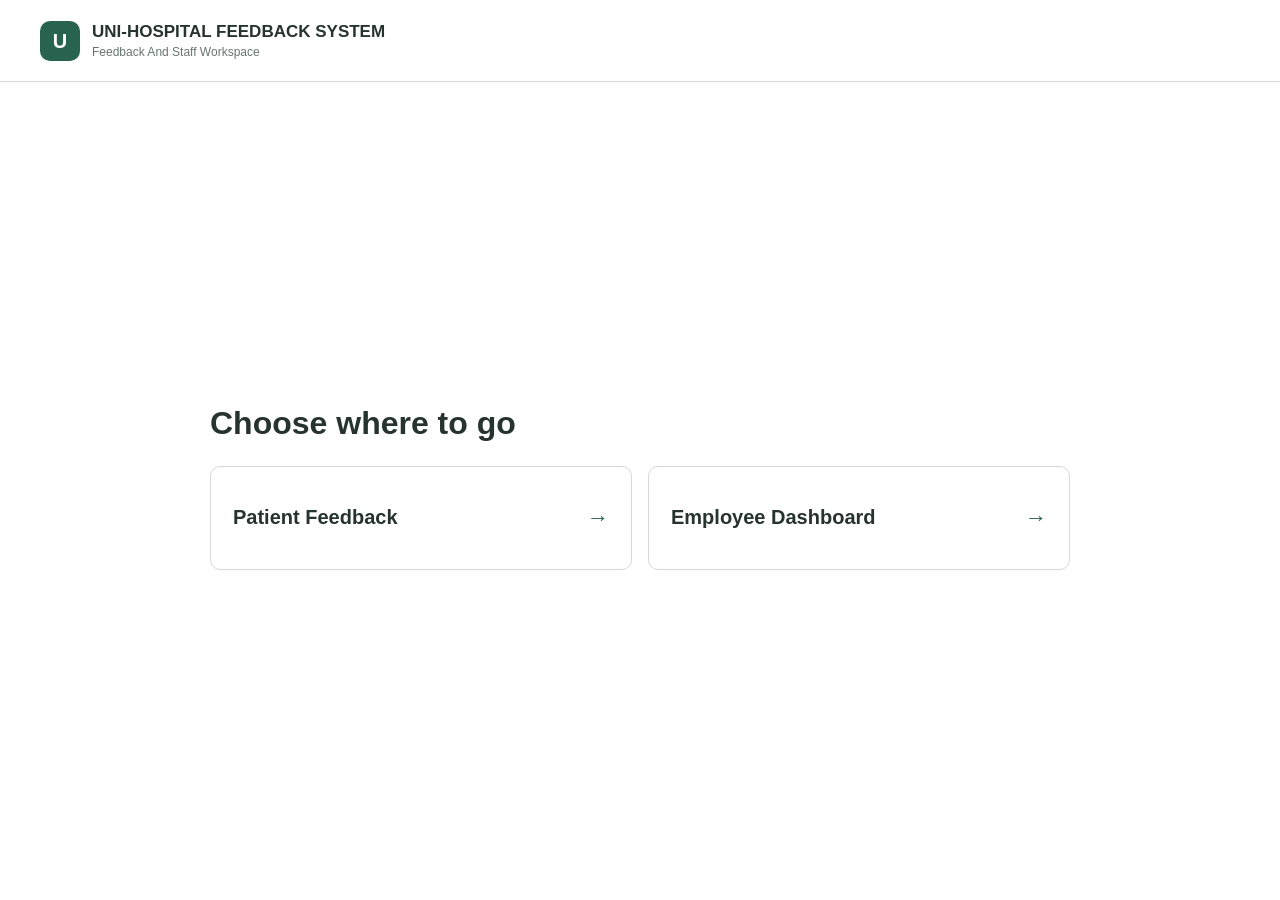
<file: index.html>
<!doctype html>
<html lang="en">
<head>
  <meta charset="utf-8">
  <meta name="viewport" content="width=device-width, initial-scale=1">
  <meta name="theme-color" content="#146c5a">
  <title>UNI-HOSPITAL FEEDBACK SYSTEM</title>
  <link rel="stylesheet" href="style.css">
</head>

<body>
  <header class="site-header">
    <a class="brand" href="index.html" aria-label="UNI-HOSPITAL FEEDBACK SYSTEM home">
      <span class="brand-mark" aria-hidden="true">U</span>
      <span><strong>UNI-HOSPITAL FEEDBACK SYSTEM</strong><small>Feedback And Staff Workspace</small></span>
    </a>
  </header>

  <main>
    <section class="content-layout start-layout">
      <div class="page-intro">
        <h1>Choose where to go</h1>
      </div>

      <nav class="choice-grid" aria-label="Choose an area">
        <a class="choice-card surface" href="feedback.html">
          <h2>Patient Feedback</h2>
          <span aria-hidden="true">→</span>
        </a>
        <a class="choice-card surface" href="dashboard.html">
          <h2>Employee Dashboard</h2>
          <span aria-hidden="true">→</span>
        </a>
      </nav>
    </section>
  </main>
</body>
</html>
</file>
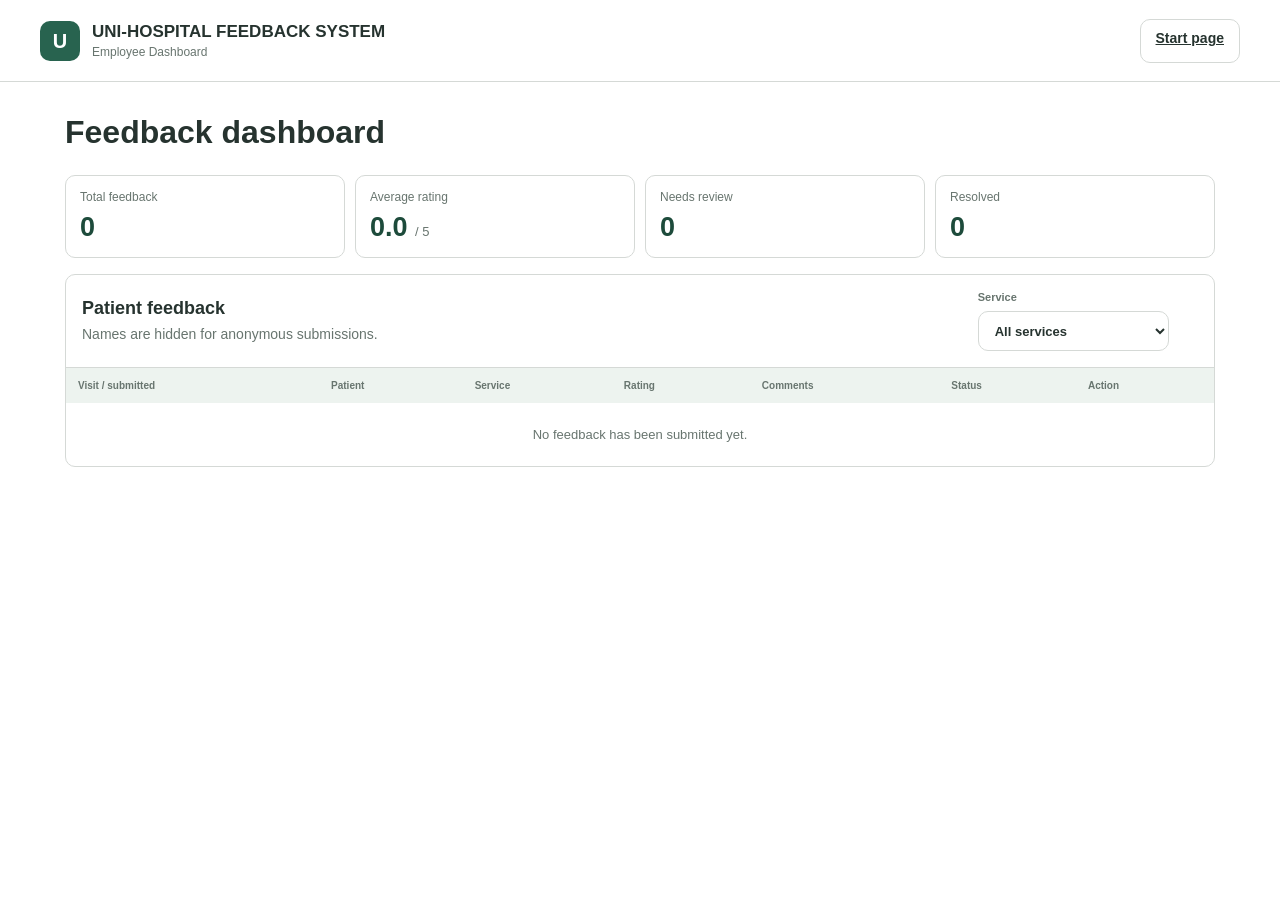
<file: dashboard.html>
<!doctype html>
<html lang="en">
<head>
  <meta charset="utf-8">
  <meta name="viewport" content="width=device-width, initial-scale=1">
  <meta name="theme-color" content="#146c5a">
  <title>Employee Dashboard - UNI-HOSPITAL</title>

  <link rel="stylesheet" href="style.css">
  <script src="app.js" defer></script>
</head>
<body>

  <header class="site-header">
    
    <a class="brand" href="index.html" aria-label="UNI-HOSPITAL FEEDBACK SYSTEM home">
      <span class="brand-mark" aria-hidden="true">U</span>
      <span><strong>UNI-HOSPITAL FEEDBACK SYSTEM</strong><small>Employee Dashboard</small></span>
    </a>

    <div class="header-actions">
      <a class="button button-light" href="index.html">Start page</a>
    </div>
  
  </header>

  <main>
    <section class="content-layout">
      <div class="page-intro">
        <h1>Feedback dashboard</h1>
      </div>

      <div class="summary-grid">
        <article class="summary-card surface"><span>Total feedback</span><strong id="total-count">0</strong></article>
        <article class="summary-card surface"><span>Average rating</span><strong id="average-rating">0.0 <small>/ 5</small></strong></article>
        <article class="summary-card surface"><span>Needs review</span><strong id="pending-count">0</strong></article>
        <article class="summary-card surface"><span>Resolved</span><strong id="resolved-count">0</strong></article>
      </div>
      
      <section class="panel surface report-panel">
        <div class="section-heading report-heading">
          <div>
            <h2>Patient feedback</h2>
            <p class="panel-intro">Names are hidden for anonymous submissions.</p>
          </div>
          <label class="filter-field">Service
            <select id="category-filter">
              <option value="all">All services</option>
              <option>Nursing & Care</option>
              <option>Reception & Check-in</option>
              <option>Doctor Consultation</option>
              <option>Wait Time</option>
              <option>Facilities & Cleanliness</option>
              <option>Billing & Insurance</option>
              <option>Other</option>
            </select>
          </label>
        </div>

        <div class="table-scroll">
          <table>
            <thead><tr><th>Visit / submitted</th><th>Patient</th><th>Service</th><th>Rating</th><th>Comments</th><th>Status</th><th>Action</th></tr></thead>
            <tbody id="feedback-rows"></tbody>
          </table>

          <p id="dashboard-message" class="empty-message is-hidden">No Feedback Has Been Submitted Yet.</p>
        </div>
      </section>
    </section>

  </main>
</body>
</html>
</file>
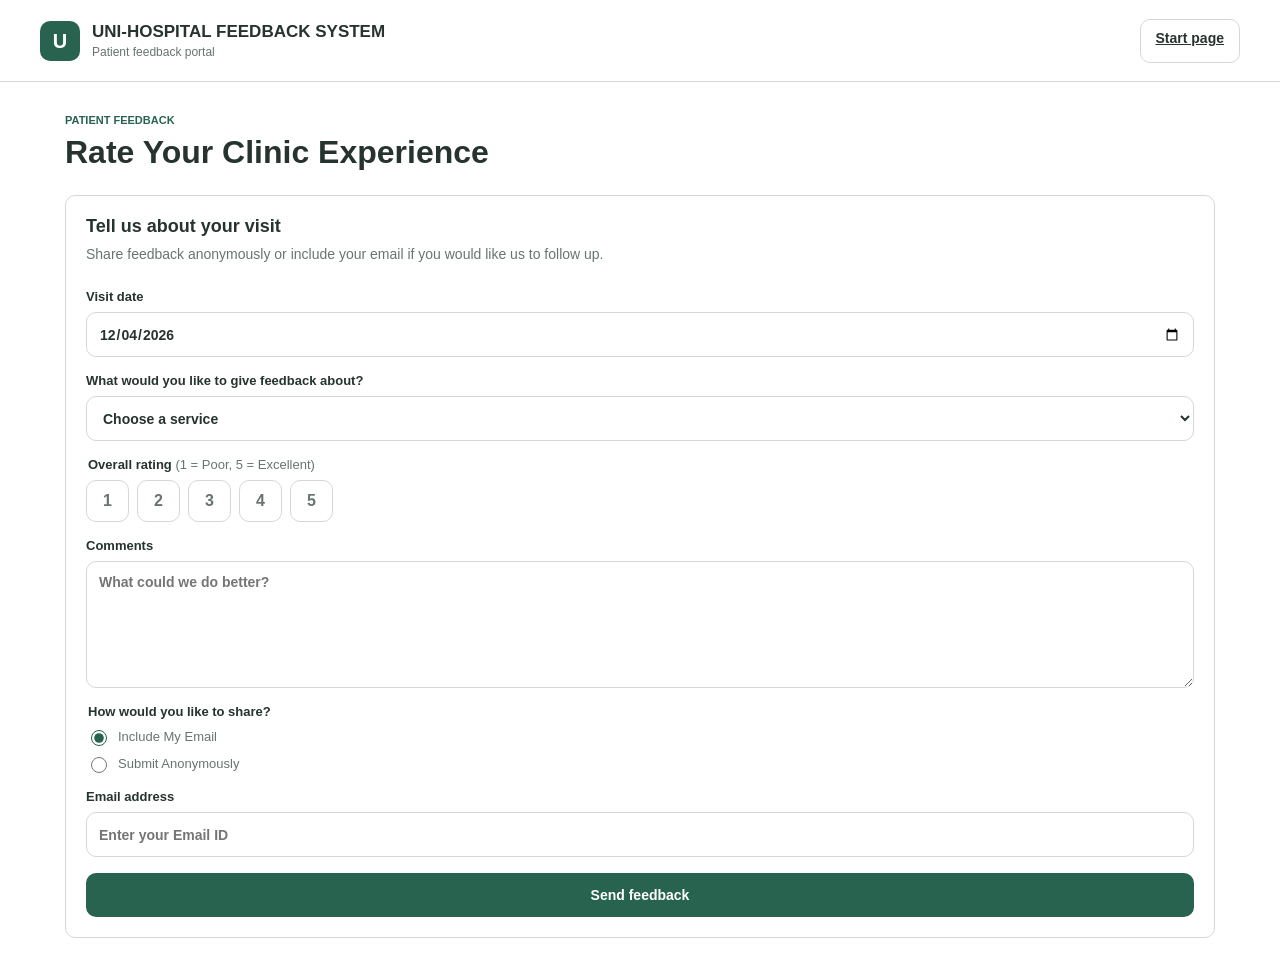
<file: feedback.html>
<!doctype html>
<html lang="en">
<head>
  <meta charset="utf-8">
  <meta name="viewport" content="width=device-width, initial-scale=1">
  <meta name="theme-color" content="#146c5a">
  <title>Patient Feedback - UNI-HOSPITAL</title>
  <link rel="stylesheet" href="style.css">
  <script src="app.js" defer></script>
</head>
<body>
  
  <header class="site-header">
    <a class="brand" href="index.html" aria-label="UNI-HOSPITAL FEEDBACK SYSTEM start page">
      <span class="brand-mark" aria-hidden="true">U</span>
      <span><strong>UNI-HOSPITAL FEEDBACK SYSTEM</strong><small>Patient feedback portal</small></span>
    </a>
    <div class="header-actions">
      <a class="button button-light" href="index.html">Start page</a>
    </div>
  </header>

  <main>
    <section class="content-layout">
      <div class="page-intro">
        <p class="eyebrow">PATIENT FEEDBACK</p>
        <h1>Rate Your Clinic Experience</h1>
      </div>

      <div class="patient-grid">
        <section class="panel surface">
          <h2>Tell us about your visit</h2>
          <p class="panel-intro">Share feedback anonymously or include your email if you would like us to follow up.</p>

          <form id="feedback-form" class="form-stack">
            <label class="field">Visit date
              <input name="visitDate" type="date" required>
            </label>

            <label class="field">What would you like to give feedback about?
              <select name="category" required>
                <option value="">Choose a service</option>
                <option>Nursing & Care</option>
                <option>Reception & Check-in</option>
                <option>Doctor Consultation</option>
                <option>Wait Time</option>
                <option>Facilities & Cleanliness</option>
                <option>Billing & Insurance</option>
                <option>Other</option>
              </select>
            </label>

            <fieldset class="rating-field">
              <legend>Overall rating <span>(1 = Poor, 5 = Excellent)</span></legend>
              <div class="rating-options">
                <label><input type="radio" name="rating" value="1" required><span>1</span></label>
                <label><input type="radio" name="rating" value="2"><span>2</span></label>
                <label><input type="radio" name="rating" value="3"><span>3</span></label>
                <label><input type="radio" name="rating" value="4"><span>4</span></label>
                <label><input type="radio" name="rating" value="5"><span>5</span></label>
              </div>
            </fieldset>

            <label class="field">Comments
              <textarea name="comments" rows="5" maxlength="1500" placeholder="What could we do better?"></textarea>
            </label>

            <fieldset class="identity-field">
              <legend>How would you like to share?</legend>
              <label><input type="radio" name="identity" value="email" checked> Include My Email</label>
              <label><input type="radio" name="identity" value="anonymous"> Submit Anonymously</label>
            </fieldset>

            <label id="email-field" class="field">Email address
              <input name="email" type="email" autocomplete="email" placeholder="Enter your Email ID">
            </label>

            <button class="button button-primary" type="submit">Send feedback</button>
            <p id="feedback-message" class="message" role="status" aria-live="polite"></p>
          </form>
        </section>
      </div>
    </section>
  </main>
</body>
</html>
</file>
<file: style.css>
:root {
  font-family: Arial, sans-serif;
  color: #26332f;
  background: #fff;
}
* { box-sizing: border-box; }
body {
  display: flex;
  min-height: 100vh;
  flex-direction: column;
  margin: 0;
}
.start-layout, main {
  display: flex;
  flex-direction: column;
}
main { flex: 1; }
button, input, select, textarea { font: inherit; }
button, select { cursor: pointer; }
.site-header, .brand, .header-actions, .identity-field label, .section-heading {
  display: flex;
  align-items: center;
}
.site-header {
  min-height: 82px;
  padding: 14px max(24px, calc((100% - 1200px) / 2));
  border-bottom: 1px solid #d5d9d6;
  justify-content: space-between;
}
.brand {
  gap: 12px;
  color: #26332f;
  text-decoration: none;
}
.brand-mark {
  display: grid;
  width: 40px;
  height: 40px;
  place-items: center;
  border-radius: 10px;
  background: #28634f;
  color: #fff;
  font: 700 20px/1 "Arial", sans-serif;
}
.brand strong, .brand small { display: block; }
.brand strong { font-size: 17px; }
.brand small {
  margin-top: 3px;
  color: #68756f;
  font-size: 12px;
}
.header-actions { gap: 12px; }
.button {
  min-height: 44px;
  padding: 10px 15px;
  border: 0;
  border-radius: 10px;
  font-size: 14px;
  font-weight: 700;
}
.button-primary {
  background: #28634f;
  color: #fff;
}
.button-primary:hover { background: #1d4b3b; }
.button-light {
  border: 1px solid #d5d9d6;
  color: #26332f;
}
.button-light:hover { background: #edf3ef; }
.content-layout {
  width: 1150px;
  flex: 1;
  margin: 0 auto;
  padding: 32px 0 40px;
}
.start-layout {
  justify-content: center;
  max-width: 860px;
}
.choice-grid {
  display: grid;
  grid-template-columns: repeat(2, minmax(0, 1fr));
  gap: 16px;
}
.choice-card {
  display: flex;
  min-height: 104px;
  align-items: center;
  justify-content: space-between;
  padding: 22px;
  color: inherit;
  text-decoration: none;
}
.choice-card:hover { border-color: #28634f; }
.choice-card h2 {
  margin: 0;
  font-size: 20px;
}
.eyebrow {
  margin: 0 0 8px;
  color: #28634f;
  font-size: 11px;
  font-weight: 700;
}
.panel-intro {
  margin: 0;
  color: #68756f;
  font-size: 14px;
  line-height: 1.5;
}
.choice-card > span {
  color: #28634f;
  font-size: 22px;
}
.page-intro { margin-bottom: 24px; }
.page-intro h1 {
  margin: 0;
  font-size: 32px;
}
.surface {
  border: 1px solid #d5d9d6;
  border-radius: 10px;
  background: #fff;
}
.panel { padding: 20px; }
.panel h2 {
  margin: 0 0 7px;
  font-size: 18px;
}
.panel > .panel-intro { margin-bottom: 24px; }
.form-stack {
  display: grid;
  gap: 16px;
}
.field, .filter-field { display: grid; }
.field {
  gap: 8px;
  color: #26332f;
  font-size: 13px;
  font-weight: 650;
}
.field input, .field select, .field textarea, .filter-field select {
  min-height: 45px;
  padding: 10px 12px;
  border: 1px solid #d5d9d6;
  border-radius: 10px;
  background: #fff;
  color: #26332f;
  font-size: 14px;
}
.field textarea {
  min-height: 124px;
  resize: vertical;
  line-height: 1.5;
}
.field input:focus, .field select:focus, .field textarea:focus, .filter-field select:focus {
  border-color: #28634f;
  outline: 2px solid #72bbaa;
  outline-offset: 1px;
}
.rating-field, .identity-field {
  margin: 0;
  padding: 0;
  border: 0;
}
.rating-field legend, .identity-field legend {
  margin-bottom: 8px;
  color: #26332f;
  font-size: 13px;
  font-weight: 650;
}
.rating-field legend span {
  color: #68756f;
  font-weight: 400;
}
.rating-options {
  display: flex;
  gap: 8px;
}
.rating-options label { position: relative; }
.rating-options input {
  position: absolute;
  width: 1px;
  height: 1px;
  opacity: 0;
}
.rating-options label span {
  display: grid;
  width: 43px;
  height: 42px;
  place-items: center;
  border: 1px solid #d5d9d6;
  border-radius: 10px;
  color: #68756f;
  font-weight: 700;
  cursor: pointer;
}
.rating-options input:checked + span {
  border-color: #28634f;
  background: #edf3ef;
  color: #1d4b3b;
}
.rating-options input:focus-visible + span, :focus-visible {
  outline: 3px solid #72bbaa;
  outline-offset: 2px;
}
.identity-field {
  display: grid;
  gap: 8px;
  color: #68756f;
  font-size: 13px;
}
.identity-field label { gap: 8px; }
.identity-field:has(input[name="identity"][value="anonymous"]:checked) ~ #email-field {
  display: none;
}
.identity-field input {
  width: 16px;
  height: 16px;
  accent-color: #28634f;
}
.message {
  margin: 0;
  color: #28634f;
  font-size: 13px;
  line-height: 1.5;
  text-align: center;
}
.message:empty { display: none; }
.summary-grid {
  display: grid;
  grid-template-columns: repeat(4, minmax(0, 1fr));
  gap: 10px;
  margin-bottom: 16px;
}
.summary-card {
  display: grid;
  gap: 8px;
  padding: 14px;
}
.summary-card > span {
  color: #68756f;
  font-size: 12px;
}
.summary-card strong {
  color: #1d4b3b;
  font-size: 27px;
}
.summary-card strong small {
  color: #68756f;
  font-size: 13px;
  font-weight: 500;
}
.section-heading { gap: 600px; }
.report-panel { padding: 0; }
.report-heading { padding: 16px; }
.report-heading h2 { margin-bottom: 5px; }
.filter-field {
  min-width: 190px;
  gap: 8px;
  color: #68756f;
  font-size: 11px;
  font-weight: 700;
}
.filter-field select {
  min-height: 40px;
  font-size: 13px;
}
.table-scroll {
  overflow-x: auto;
  border-top: 1px solid #d5d9d6;
}
table {
  width: 100%;
  min-width: 940px;
  border-collapse: collapse;
  text-align: left;
}
th {
  padding: 12px;
  background: #edf3ef;
  color: #68756f;
  font-size: 10px;
  white-space: nowrap;
}
td {
  padding: 12px;
  border-top: 1px solid #edf0ed;
  font-size: 12px;
  line-height: 1.5;
  vertical-align: top;
}
td:first-child { white-space: pre-line; }
.comment-cell {
  max-width: 220px;
  overflow-wrap: anywhere;
  white-space: pre-wrap;
}
.status {
  display: inline-flex;
  padding: 5px 9px;
  border-radius: 10px;
  background: #fff3dc;
  color: #9a5c08;
  font-size: 11px;
  font-weight: 700;
  white-space: nowrap;
}
.status.resolved {
  background: #e3f2e9;
  color: #216a43;
}
.text-button {
  padding: 2px;
  border: 0;
  background: transparent;
  color: #28634f;
  font-weight: 700;
  text-decoration: underline;
}
.row-action { white-space: nowrap; }
.empty-message {
  margin: 0;
  padding: 24px 16px;
  color: #68756f;
  font-size: 13px;
  text-align: center;
}
.is-hidden { display: none !important; }
@media (max-width: 680px) {
  .site-header {
    min-height: 70px;
    padding: 12px 16px;
  }
  .content-layout {
    width: calc(100% - 28px);
    padding: 24px 0 32px;
  }

  .choice-card {
    min-height: 96px;
    padding: 18px;
  }
  .page-intro h1 { font-size: 31px; }
  .panel { padding: 16px; }
  .summary-grid {
    grid-template-columns: repeat(2, minmax(0, 1fr));
    gap: 8px;
  }
  .summary-card { padding: 12px; }
  .report-heading {
    align-items: flex-start;
    flex-direction: column;
  }
  .filter-field { width: 100%; }
}
</file>
